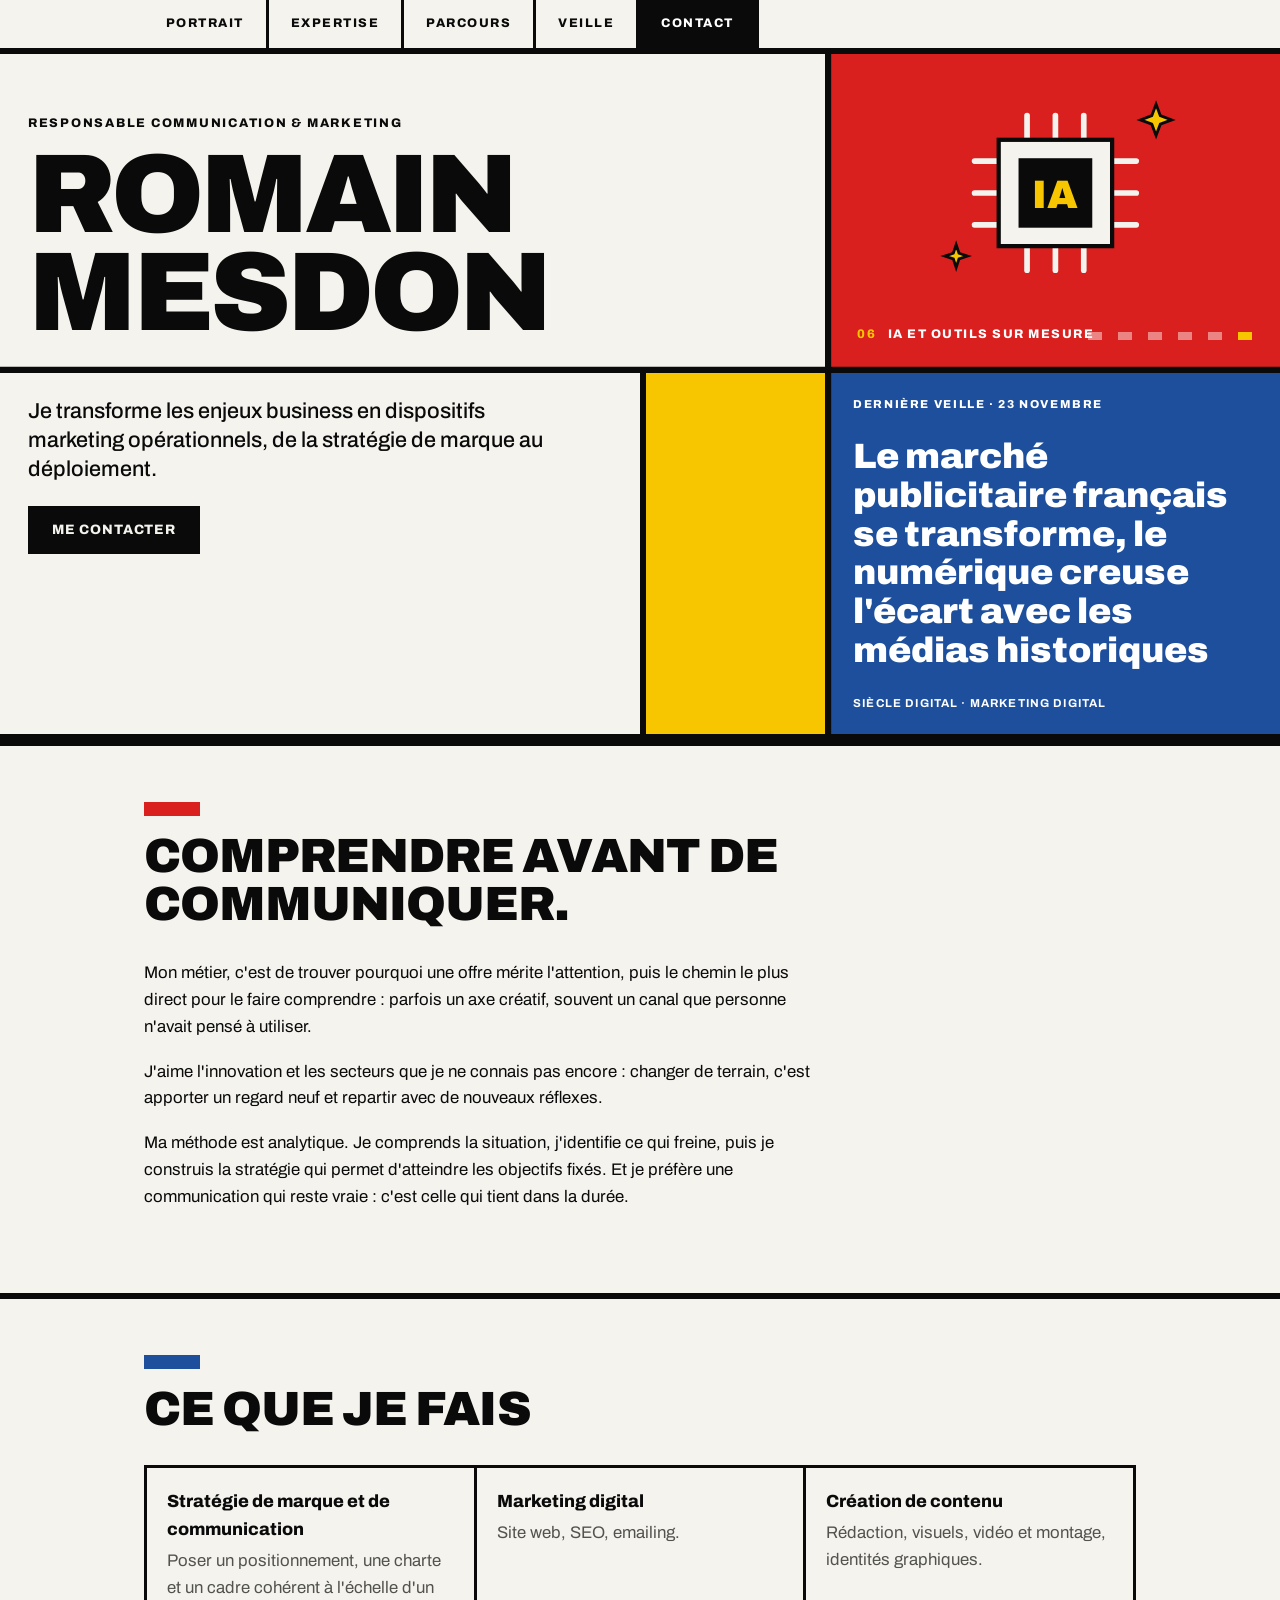
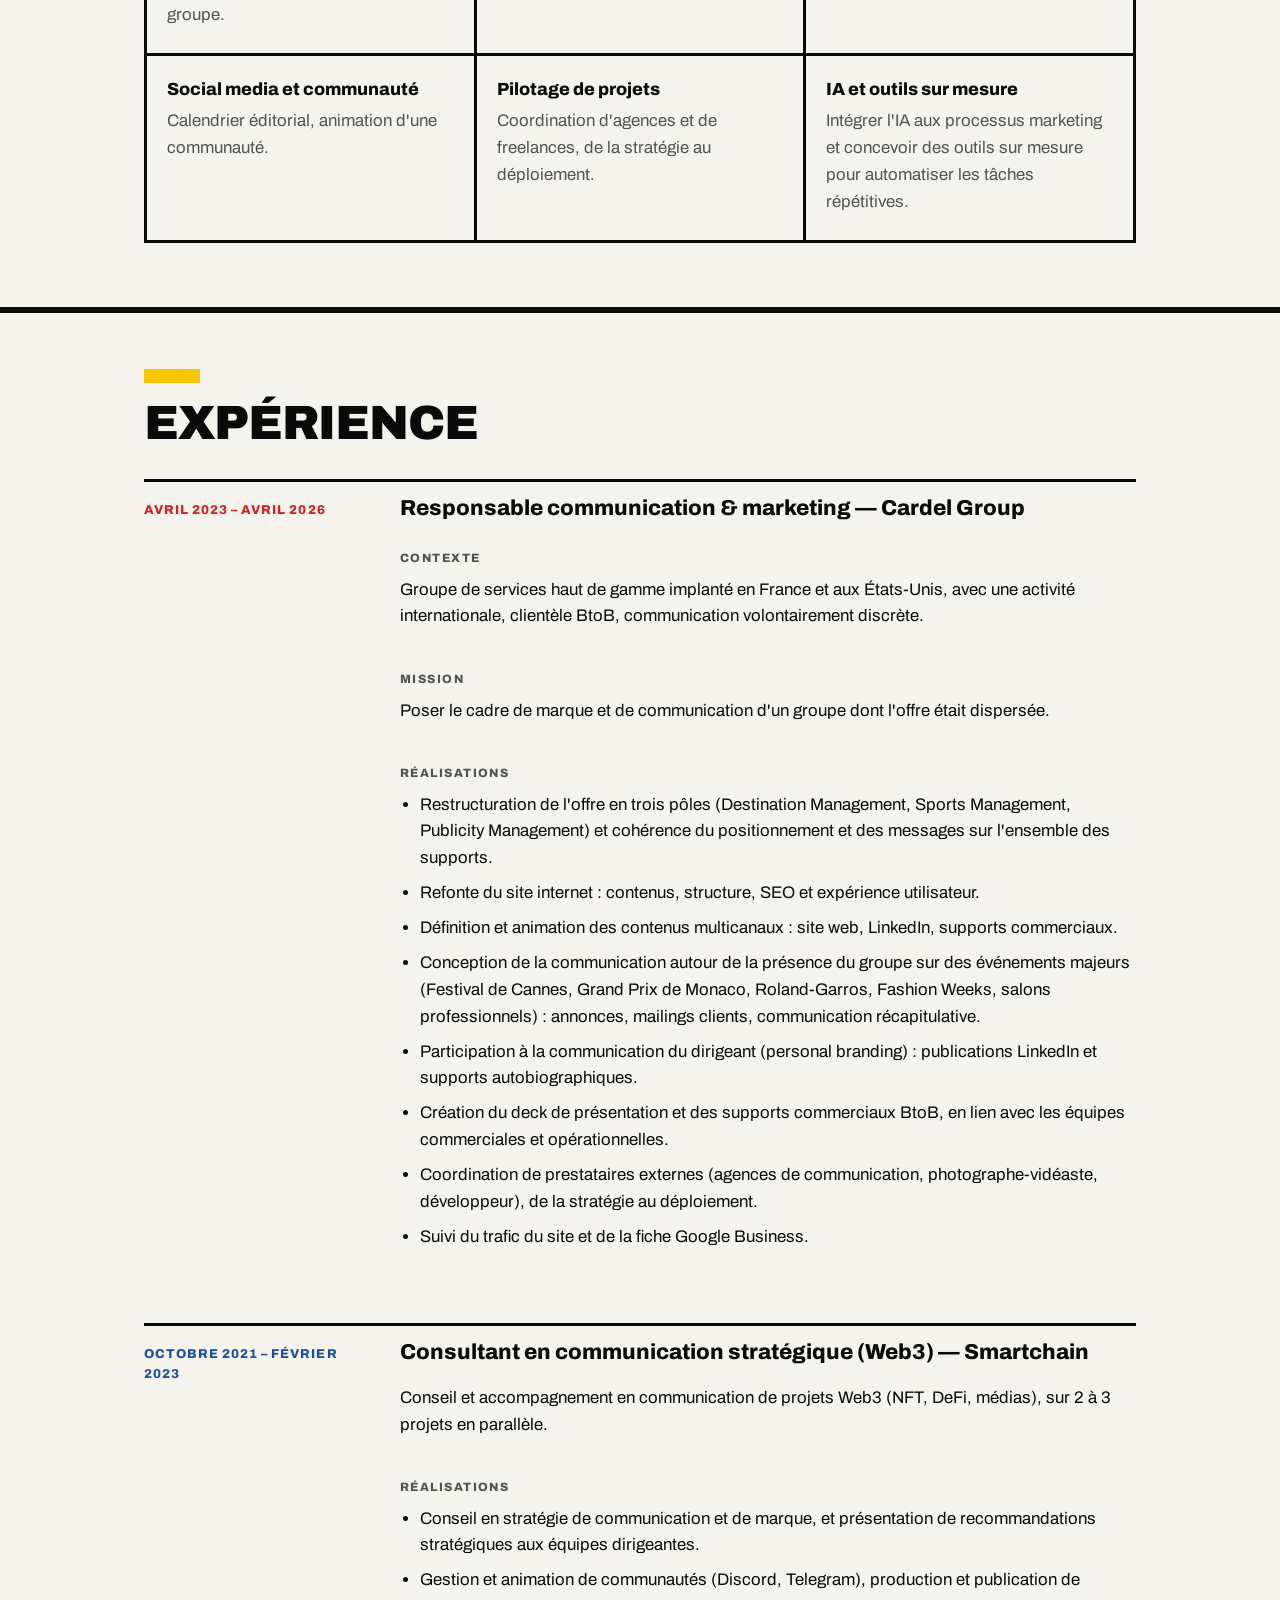
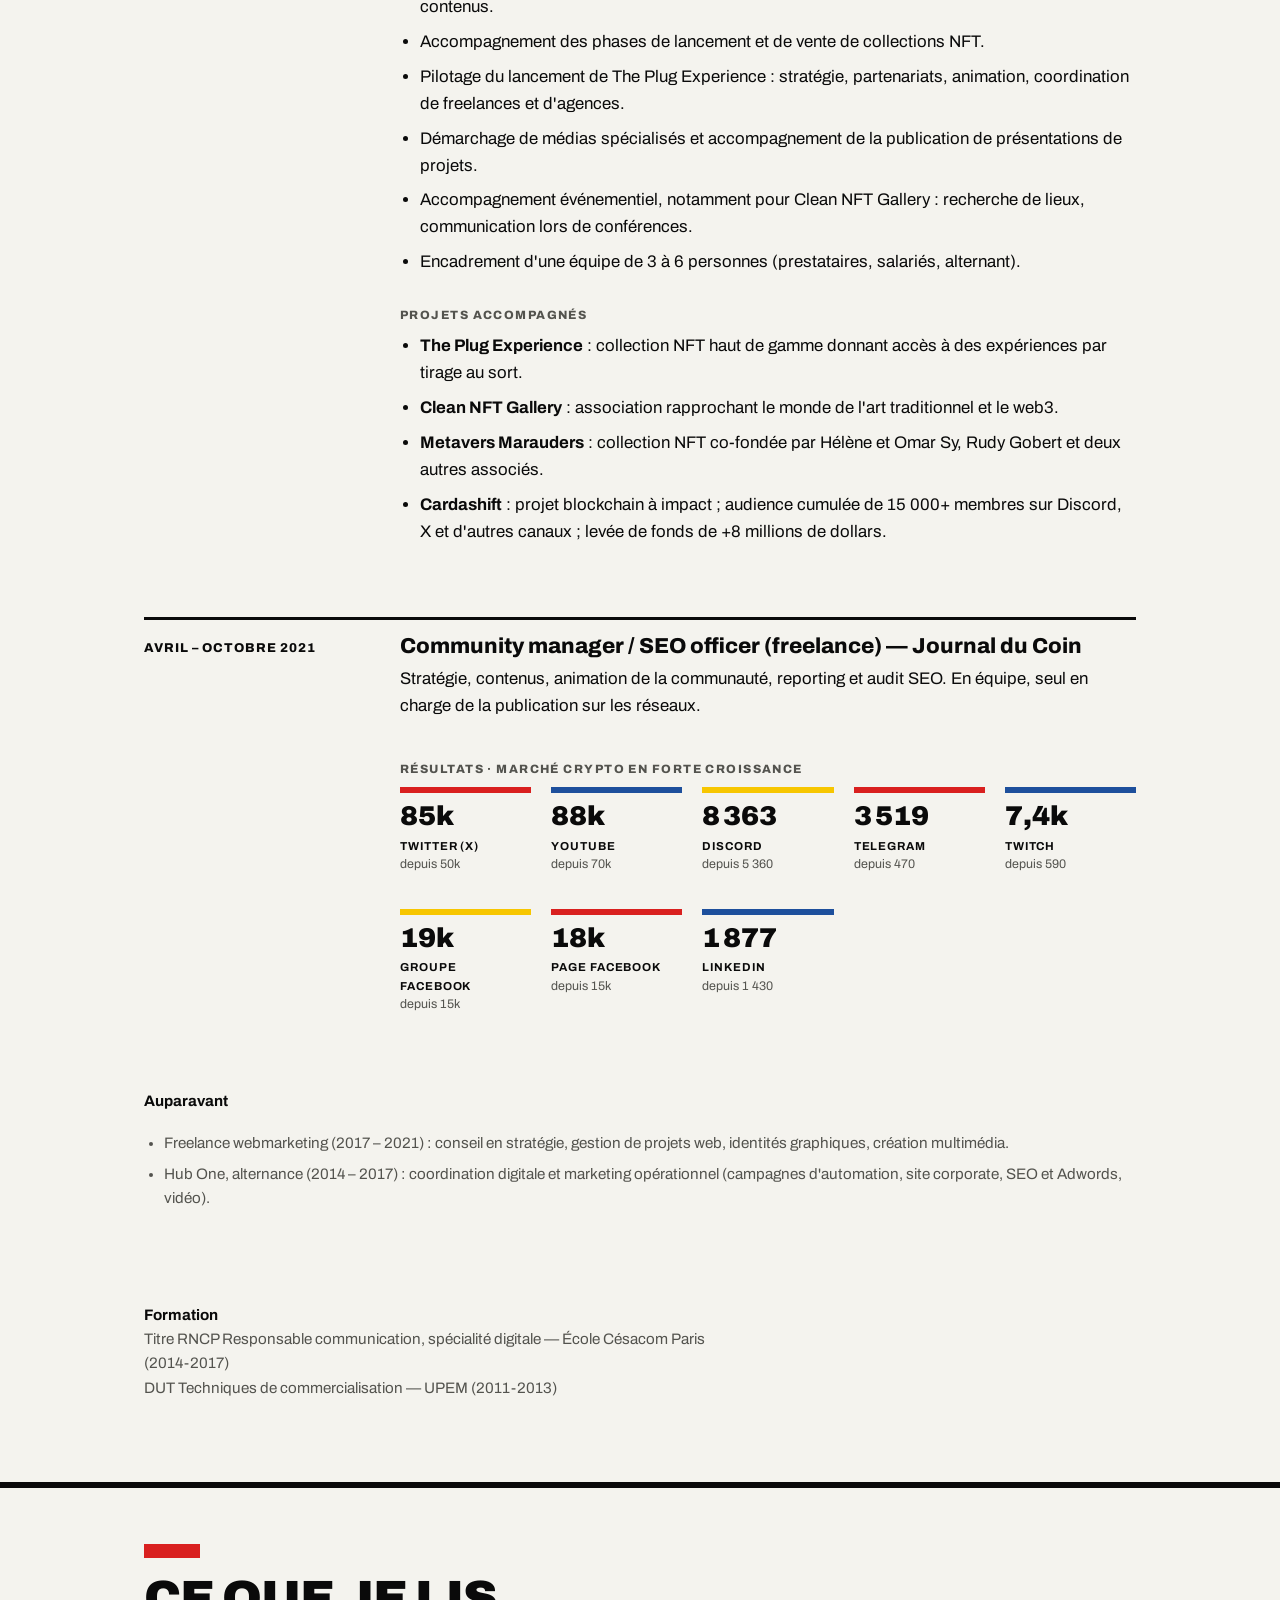
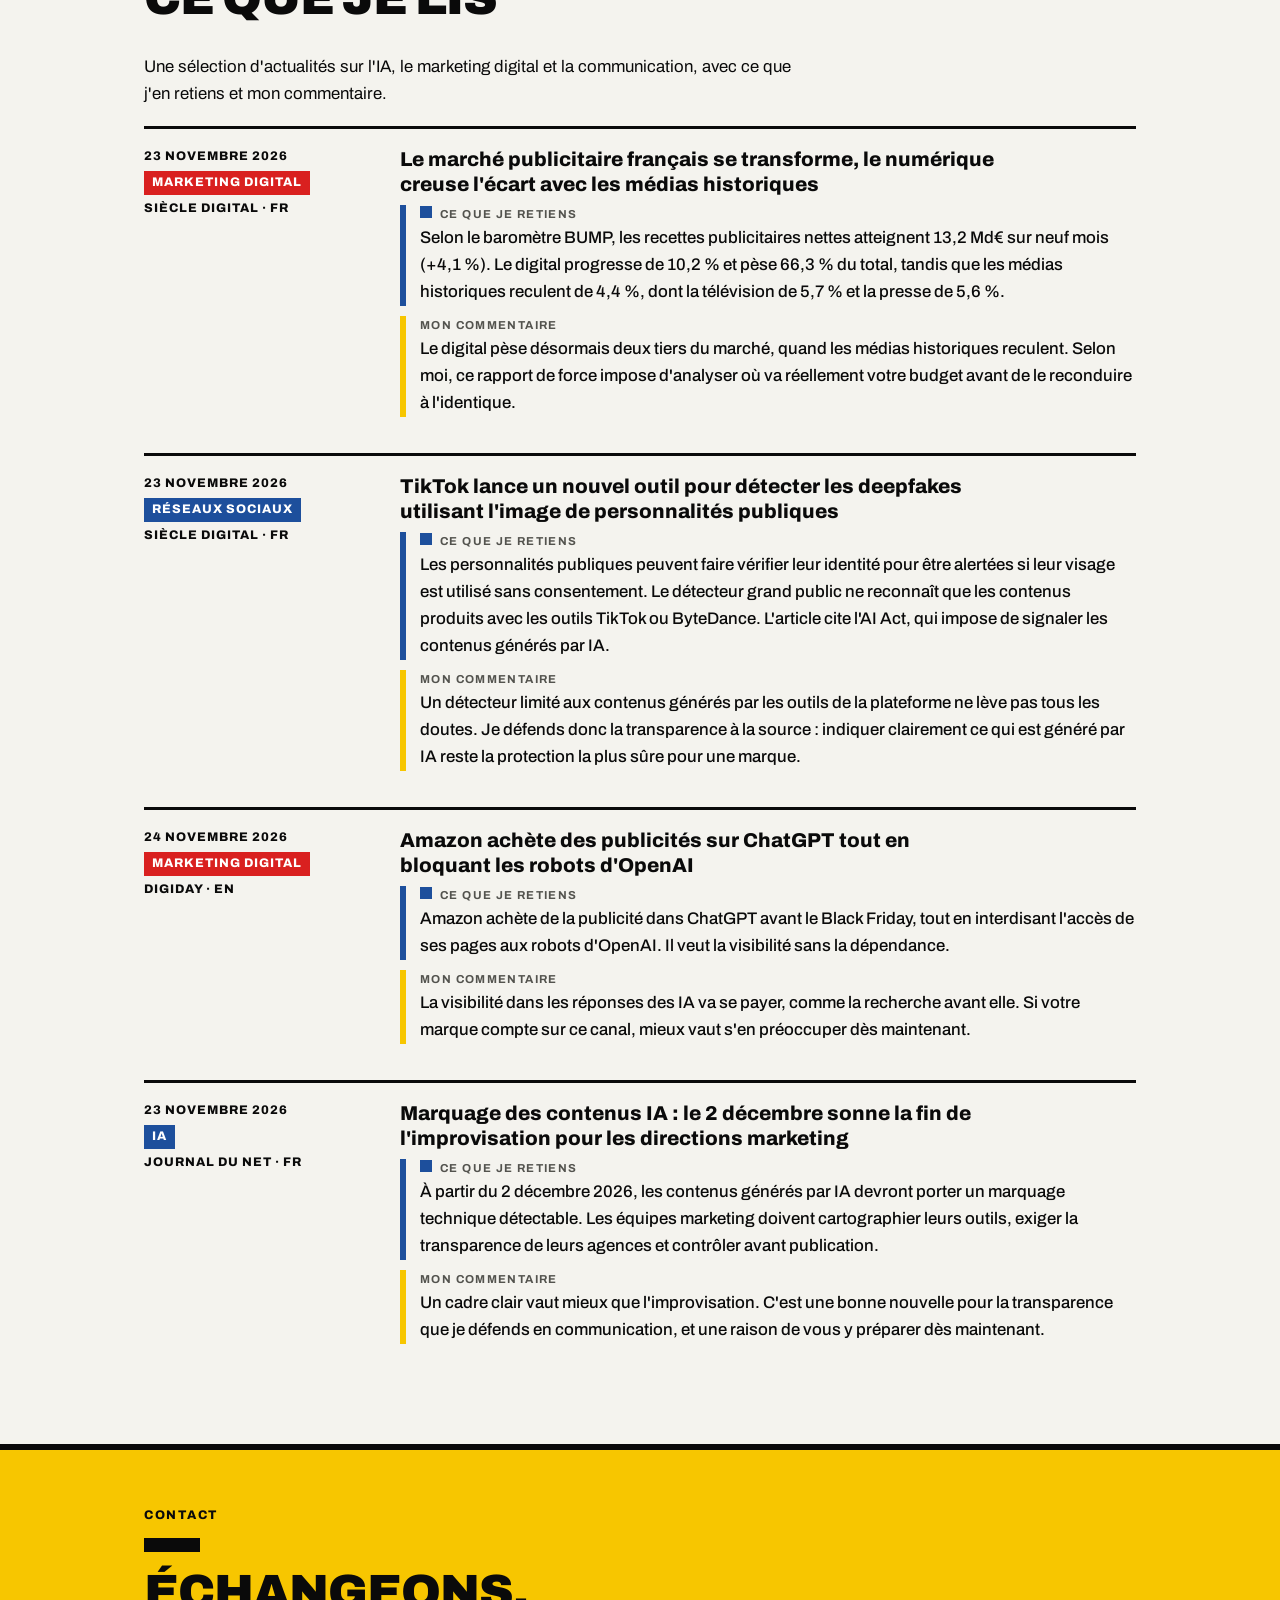
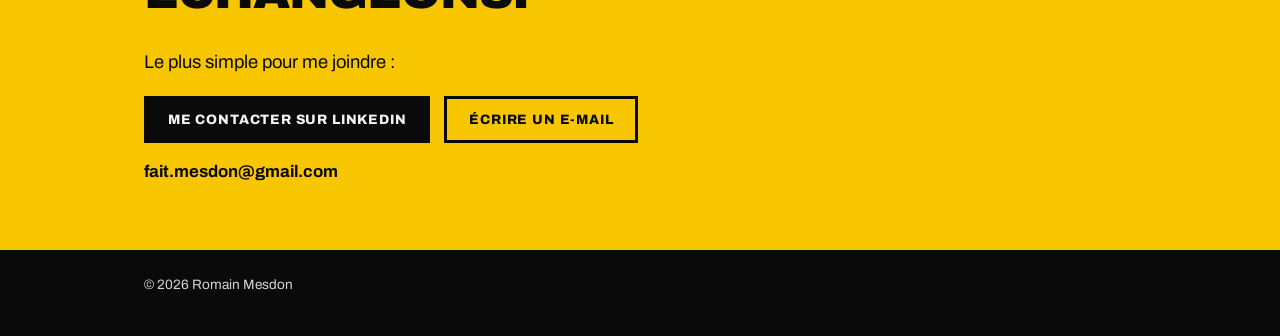
<file: index.html>
<!doctype html>
<html lang="fr">
<head>
<meta charset="utf-8">
<meta name="viewport" content="width=device-width, initial-scale=1">
<!-- noindex : les moteurs de recherche n'indexent pas la page. À retirer à la mise en ligne définitive. -->
<meta name="robots" content="noindex">
<meta name="description" content="Romain Mesdon, responsable communication et marketing : stratégie de marque, marketing digital, pilotage de projets.">
<title>Romain Mesdon — Responsable communication &amp; marketing</title>
<link rel="preconnect" href="https://fonts.googleapis.com">
<link rel="preconnect" href="https://fonts.gstatic.com" crossorigin>
<link rel="stylesheet" href="https://fonts.googleapis.com/css2?family=Archivo:wght@400;500;700;800;900&display=swap">
<link rel="stylesheet" href="mondrian.css?v=20261125c">
<script>document.documentElement.classList.add("js");</script>
</head>
<body>
<div class="progress" aria-hidden="true"></div>

<header class="top">
  <div class="wrap">
    <nav aria-label="Navigation principale">
      <a href="#portrait">Portrait</a>
      <a href="#expertise">Expertise</a>
      <a href="#parcours">Parcours</a>
      <a href="#veille">Veille</a>
      <a href="#contact">Contact</a>
    </nav>
  </div>
</header>

<main>

  <section class="hero" style="border-top:0">
    <div class="mond" id="mond">
      <div class="cell c-name" style="--i:0">
        <p class="kicker">Responsable communication &amp; marketing</p>
        <h1>Romain<br>Mesdon</h1>
      </div>
      <div class="cell c-red" style="--i:1" id="reel" role="group" aria-roledescription="carrousel" aria-label="Compétences en images">
        <div class="slides">
          <figure class="slide is-active" aria-label="Stratégie de marque">
            <svg width="400" height="320" viewBox="0 0 400 320" role="img" aria-hidden="true" focusable="false"><circle cx="200" cy="165" r="118" class="p k6"/><circle cx="200" cy="165" r="82" class="b k6"/><circle cx="200" cy="165" r="46" class="y k6"/><circle cx="200" cy="165" r="12" class="k"/><line x1="338" y1="34" x2="208" y2="157" class="ln"/><line x1="338" y1="34" x2="322" y2="30" class="ln"/><line x1="338" y1="34" x2="342" y2="50" class="ln"/><line x1="326" y1="46" x2="310" y2="42" class="ln"/><line x1="326" y1="46" x2="330" y2="62" class="ln"/></svg>
            <figcaption><span class="num">01</span> Stratégie de marque</figcaption>
          </figure>
          <figure class="slide" aria-label="Marketing digital">
            <svg width="400" height="320" viewBox="0 0 400 320" role="img" aria-hidden="true" focusable="false"><rect x="36" y="40" width="328" height="236" class="p k6"/><rect x="36" y="40" width="328" height="38" class="k"/><circle cx="58" cy="59" r="6" class="r"/><circle cx="78" cy="59" r="6" class="y"/><circle cx="98" cy="59" r="6" class="p"/><rect x="62" y="96" width="190" height="22" class="p k4"/><rect x="66" y="212" width="46" height="46" class="b k4"/><rect x="126" y="182" width="46" height="76" class="y k4"/><rect x="186" y="150" width="46" height="108" class="k"/><circle cx="296" cy="188" r="36" class="y k6"/><line x1="322" y1="214" x2="348" y2="244" class="ln"/><polyline points="66,196 126,166 186,134 252,112" fill="none" class="rl"/></svg>
            <figcaption><span class="num">02</span> Marketing digital</figcaption>
          </figure>
          <figure class="slide" aria-label="Création de contenu">
            <svg width="400" height="320" viewBox="0 0 400 320" role="img" aria-hidden="true" focusable="false"><rect x="44" y="40" width="236" height="170" class="p k6"/><circle cx="108" cy="92" r="20" class="y k4"/><polygon points="56,200 140,116 224,200" class="b k4"/><polygon points="156,200 214,150 268,200" class="k"/><circle cx="292" cy="236" r="52" class="y k6"/><polygon points="278,208 278,264 326,236" class="k"/><rect x="44" y="232" width="150" height="14" class="p k4"/><rect x="44" y="256" width="100" height="14" class="p k4"/></svg>
            <figcaption><span class="num">03</span> Création de contenu</figcaption>
          </figure>
          <figure class="slide" aria-label="Social media">
            <svg width="400" height="320" viewBox="0 0 400 320" role="img" aria-hidden="true" focusable="false"><rect x="36" y="40" width="210" height="104" class="p k6"/><polygon points="66,144 66,176 100,144" class="p k6"/><rect x="62" y="64" width="140" height="10" class="k"/><rect x="62" y="88" width="110" height="10" class="k"/><rect x="62" y="112" width="70" height="10" class="k"/><rect x="154" y="160" width="210" height="104" class="y k6"/><polygon points="334,264 334,294 300,264" class="y k6"/><path d="M259 238 C219 208 229 178 249 185 C256 188 259 194 259 194 C259 194 262 188 269 185 C289 178 299 208 259 238 Z" class="r k4"/><circle cx="246" cy="40" r="22" class="b k4"/><text x="246" y="48" text-anchor="middle" class="t">+1</text></svg>
            <figcaption><span class="num">04</span> Social media</figcaption>
          </figure>
          <figure class="slide" aria-label="Pilotage de projets">
            <svg width="400" height="320" viewBox="0 0 400 320" role="img" aria-hidden="true" focusable="false"><line x1="36" y1="270" x2="364" y2="270" class="ln"/><rect x="40" y="70" width="130" height="34" class="b k4"/><rect x="110" y="118" width="150" height="34" class="y k4"/><rect x="170" y="166" width="120" height="34" class="p k4"/><rect x="250" y="214" width="110" height="34" class="k"/><line x1="312" y1="52" x2="312" y2="270" class="ln dash"/><polygon points="312,32 332,52 312,72 292,52" class="y k4"/></svg>
            <figcaption><span class="num">05</span> Pilotage de projets</figcaption>
          </figure>
          <figure class="slide" aria-label="IA et outils sur mesure">
            <svg width="400" height="320" viewBox="0 0 400 320" role="img" aria-hidden="true" focusable="false"><g class="ln"><line x1="86" y1="120" x2="122" y2="120"/><line x1="86" y1="165" x2="122" y2="165"/><line x1="86" y1="210" x2="122" y2="210"/><line x1="278" y1="120" x2="314" y2="120"/><line x1="278" y1="165" x2="314" y2="165"/><line x1="278" y1="210" x2="314" y2="210"/><line x1="160" y1="56" x2="160" y2="92"/><line x1="200" y1="56" x2="200" y2="92"/><line x1="240" y1="56" x2="240" y2="92"/><line x1="160" y1="238" x2="160" y2="274"/><line x1="200" y1="238" x2="200" y2="274"/><line x1="240" y1="238" x2="240" y2="274"/></g><rect x="120" y="90" width="160" height="150" class="p k6"/><rect x="148" y="116" width="104" height="98" class="k"/><text x="200" y="186" text-anchor="middle" class="t big">IA</text><path d="M342 40 L348 56 L364 62 L348 68 L342 84 L336 68 L320 62 L336 56 Z" class="y k4"/><path d="M60 238 L64 250 L76 254 L64 258 L60 270 L56 258 L44 254 L56 250 Z" class="y k4"/></svg>
            <figcaption><span class="num">06</span> IA et outils sur mesure</figcaption>
          </figure>
        </div>
        <div class="dots"><button type="button" aria-label="Stratégie de marque" aria-current="true"></button><button type="button" aria-label="Marketing digital" aria-current="false"></button><button type="button" aria-label="Création de contenu" aria-current="false"></button><button type="button" aria-label="Social media" aria-current="false"></button><button type="button" aria-label="Pilotage de projets" aria-current="false"></button><button type="button" aria-label="IA et outils sur mesure" aria-current="false"></button></div>
      </div>
      <div class="cell c-lead" style="--i:2">
        <p class="lead">Je transforme les enjeux business en dispositifs marketing opérationnels, de la stratégie de marque au déploiement.</p>
        <a class="cta" href="#contact">Me contacter</a>
      </div>
      <div class="cell c-yellow" style="--i:3" aria-hidden="true"></div>
      <a class="cell c-blue" style="--i:4" href="#veille" id="latest">
        <span class="kicker-s">Ma veille</span>
        <b>IA, marketing, communication</b>
        <span class="latest-meta">Actualités sélectionnées et commentées</span>
      </a>
    </div>
  </section>

  <section id="portrait">
    <div class="wrap">
      <p class="kicker">Portrait</p>
      <h2>Comprendre avant de communiquer.</h2>
      <p>Mon métier, c'est de trouver pourquoi une offre mérite l'attention, puis le chemin le plus direct pour le faire comprendre : parfois un axe créatif, souvent un canal que personne n'avait pensé à utiliser.</p>
      <p>J'aime l'innovation et les secteurs que je ne connais pas encore : changer de terrain, c'est apporter un regard neuf et repartir avec de nouveaux réflexes.</p>
      <p>Ma méthode est analytique. Je comprends la situation, j'identifie ce qui freine, puis je construis la stratégie qui permet d'atteindre les objectifs fixés. Et je préfère une communication qui reste vraie : c'est celle qui tient dans la durée.</p>
    </div>
  </section>

  <section id="expertise">
    <div class="wrap">
      <p class="kicker">Expertise</p>
      <h2>Ce que je fais</h2>
      <ul class="expertise">
        <li>
          <strong>Stratégie de marque et de communication</strong>
          <span>Poser un positionnement, une charte et un cadre cohérent à l'échelle d'un groupe.</span>
        </li>
        <li>
          <strong>Marketing digital</strong>
          <span>Site web, SEO, emailing.</span>
        </li>
        <li>
          <strong>Création de contenu</strong>
          <span>Rédaction, visuels, vidéo et montage, identités graphiques.</span>
        </li>
        <li>
          <strong>Social media et communauté</strong>
          <span>Calendrier éditorial, animation d'une communauté.</span>
        </li>
        <li>
          <strong>Pilotage de projets</strong>
          <span>Coordination d'agences et de freelances, de la stratégie au déploiement.</span>
        </li>
        <li>
          <strong>IA et outils sur mesure</strong>
          <span>Intégrer l'IA aux processus marketing et concevoir des outils sur mesure pour automatiser les tâches répétitives.</span>
        </li>
      </ul>
    </div>
  </section>

  <section id="parcours">
    <div class="wrap">
      <p class="kicker">Parcours</p>
      <h2>Expérience</h2>

      <article class="job">
        <h3>Responsable communication &amp; marketing — Cardel Group</h3>
        <p class="meta">Avril 2023 – avril 2026</p>

        <h4>Contexte</h4>
        <p>Groupe de services haut de gamme implanté en France et aux États-Unis, avec une activité internationale, clientèle BtoB, communication volontairement discrète.</p>

        <h4>Mission</h4>
        <p>Poser le cadre de marque et de communication d'un groupe dont l'offre était dispersée.</p>

        <h4>Réalisations</h4>
        <ul>
          <li>Restructuration de l'offre en trois pôles (Destination Management, Sports Management, Publicity Management) et cohérence du positionnement et des messages sur l'ensemble des supports.</li>
          <li>Refonte du site internet : contenus, structure, SEO et expérience utilisateur.</li>
          <li>Définition et animation des contenus multicanaux : site web, LinkedIn, supports commerciaux.</li>
          <li>Conception de la communication autour de la présence du groupe sur des événements majeurs (Festival de Cannes, Grand Prix de Monaco, Roland-Garros, Fashion Weeks, salons professionnels) : annonces, mailings clients, communication récapitulative.</li>
          <li>Participation à la communication du dirigeant (personal branding) : publications LinkedIn et supports autobiographiques.</li>
          <li>Création du deck de présentation et des supports commerciaux BtoB, en lien avec les équipes commerciales et opérationnelles.</li>
          <li>Coordination de prestataires externes (agences de communication, photographe-vidéaste, développeur), de la stratégie au déploiement.</li>
          <li>Suivi du trafic du site et de la fiche Google Business.</li>
        </ul>
      </article>

      <article class="job">
        <h3>Consultant en communication stratégique (Web3) — Smartchain</h3>
        <p class="meta">Octobre 2021 – février 2023</p>

        <p>Conseil et accompagnement en communication de projets Web3 (NFT, DeFi, médias), sur 2 à 3 projets en parallèle.</p>

        <h4>Réalisations</h4>
        <ul>
          <li>Conseil en stratégie de communication et de marque, et présentation de recommandations stratégiques aux équipes dirigeantes.</li>
          <li>Gestion et animation de communautés (Discord, Telegram), production et publication de contenus.</li>
          <li>Accompagnement des phases de lancement et de vente de collections NFT.</li>
          <li>Pilotage du lancement de The Plug Experience : stratégie, partenariats, animation, coordination de freelances et d'agences.</li>
          <li>Démarchage de médias spécialisés et accompagnement de la publication de présentations de projets.</li>
          <li>Accompagnement événementiel, notamment pour Clean NFT Gallery : recherche de lieux, communication lors de conférences.</li>
          <li>Encadrement d'une équipe de 3 à 6 personnes (prestataires, salariés, alternant).</li>
        </ul>

        <h4>Projets accompagnés</h4>
        <ul>
          <li><strong>The Plug Experience</strong> : collection NFT haut de gamme donnant accès à des expériences par tirage au sort.</li>
          <li><strong>Clean NFT Gallery</strong> : association rapprochant le monde de l'art traditionnel et le web3.</li>
          <li><strong>Metavers Marauders</strong> : collection NFT co-fondée par Hélène et Omar Sy, Rudy Gobert et deux autres associés.</li>
          <li><strong>Cardashift</strong> : projet blockchain à impact ; audience cumulée de 15 000+ membres sur Discord, X et d'autres canaux ; levée de fonds de +8 millions de dollars.</li>
        </ul>
      </article>

      <article class="job">
        <h3>Community manager / SEO officer (freelance) — Journal du Coin</h3>
        <p class="meta">Avril – octobre 2021</p>

        <p>Stratégie, contenus, animation de la communauté, reporting et audit SEO. En équipe, seul en charge de la publication sur les réseaux.</p>

        <h4>Résultats · marché crypto en forte croissance</h4>
        <!-- Chiffres animés (script en bas de page). Pour ajouter un logo avant un libellé :
             <img class="ico" src="icons/nom.svg" alt="" width="20" height="20"> -->
        <ul class="metrics" id="metrics">
          <li data-from="50000" data-to="90000" data-fmt="k0">
            <span class="n" aria-hidden="true">90k</span>
            <span class="l">Twitter (X)</span>
            <span class="from">depuis 50k</span>
            <span class="sr">Twitter (X), abonnés : de 50k à 90k</span>
          </li>
          <li data-from="70000" data-to="91000" data-fmt="k0">
            <span class="n" aria-hidden="true">91k</span>
            <span class="l">YouTube</span>
            <span class="from">depuis 70k</span>
            <span class="sr">YouTube, abonnés : de 70k à 91k</span>
          </li>
          <li data-from="5360" data-to="9200" data-fmt="int">
            <span class="n" aria-hidden="true">9 200</span>
            <span class="l">Discord</span>
            <span class="from">depuis 5 360</span>
            <span class="sr">Discord, membres : de 5 360 à 9 200</span>
          </li>
          <li data-from="470" data-to="4660" data-fmt="int">
            <span class="n" aria-hidden="true">4 660</span>
            <span class="l">Telegram</span>
            <span class="from">depuis 470</span>
            <span class="sr">Telegram, membres : de 470 à 4 660</span>
          </li>
          <li data-from="590" data-to="10800" data-fmt="k1">
            <span class="n" aria-hidden="true">10,8k</span>
            <span class="l">Twitch</span>
            <span class="from">depuis 590</span>
            <span class="sr">Twitch, abonnés : de 590 à 10,8k</span>
          </li>
          <li data-from="15000" data-to="22000" data-fmt="k0">
            <span class="n" aria-hidden="true">22k</span>
            <span class="l">Groupe Facebook</span>
            <span class="from">depuis 15k</span>
            <span class="sr">Groupe Facebook, membres : de 15k à 22k</span>
          </li>
          <li data-from="15000" data-to="21000" data-fmt="k0">
            <span class="n" aria-hidden="true">21k</span>
            <span class="l">Page Facebook</span>
            <span class="from">depuis 15k</span>
            <span class="sr">Page Facebook, abonnés : de 15k à 21k</span>
          </li>
          <li data-from="1430" data-to="2600" data-fmt="int">
            <span class="n" aria-hidden="true">2 600</span>
            <span class="l">LinkedIn</span>
            <span class="from">depuis 1 430</span>
            <span class="sr">LinkedIn, abonnés : de 1 430 à 2 600</span>
          </li>
        </ul>
      </article>

      <div class="earlier">
        <p><strong>Auparavant</strong></p>
        <ul>
          <li>Freelance webmarketing (2017 – 2021) : conseil en stratégie, gestion de projets web, identités graphiques, création multimédia.</li>
          <li>Hub One, alternance (2014 – 2017) : coordination digitale et marketing opérationnel (campagnes d'automation, site corporate, SEO et Adwords, vidéo).</li>
        </ul>
      </div>

      <p class="more">Parcours complet sur <a href="https://www.linkedin.com/in/romain-mesdon-%F0%9F%8E%88-2373228b/">LinkedIn</a>.</p>

      <div class="formation">
        <p><strong>Formation</strong><br>
        Titre RNCP Responsable communication, spécialité digitale — École Césacom Paris (2014-2017)<br>
        DUT Techniques de commercialisation — UPEM (2011-2013)</p>
      </div>
    </div>
  </section>

  <section id="veille">
    <div class="wrap">
      <p class="kicker">Veille</p>
      <h2>Ce que je lis</h2>
      <p class="veille-intro">Une sélection d'actualités sur l'IA, le marketing digital et la communication, avec ce que j'en retiens et mon commentaire.</p>
      <div id="veille-list" class="veille-list" aria-live="polite"></div>
    </div>
  </section>

  <section id="contact">
    <div class="wrap">
      <p class="kicker">Contact</p>
      <h2>Échangeons.</h2>
      <p class="contact-text">Le plus simple pour me joindre :</p>
      <div class="cta-row">
        <a class="cta" href="https://www.linkedin.com/in/romain-mesdon-%F0%9F%8E%88-2373228b/">Me contacter sur LinkedIn</a>
        <!-- L'adresse e-mail est assemblée par mondrian.js (contactMail) pour limiter la collecte par les robots. -->
        <a class="cta cta-alt" id="mail-cta" href="#contact" hidden>Écrire un e-mail</a>
      </div>
      <p class="mail-text" id="mail-text" hidden></p>
      <noscript><p class="mail-text">Pour afficher l'adresse e-mail, activez JavaScript, ou contactez-moi sur LinkedIn.</p></noscript>
    </div>
  </section>

</main>

<footer>
  <div class="wrap">© 2026 Romain Mesdon</div>
</footer>

<script src="veille.js?v=20261125c" defer></script>
<script src="mondrian.js?v=20261125c" defer></script>
</body>
</html>
</file>
<file: mondrian.css>
/* Direction « Mondrian » : grille orthogonale, filets noirs épais, aplats rouge / bleu / jaune.
   Inspiration de la palette et du vocabulaire graphique, sans reproduction d'une composition existante.
   Les animations sont dans mondrian.js ; ici, tout ce qui est animé est enveloppé dans
   @media (prefers-reduced-motion: no-preference) pour respecter les visiteurs qui réduisent les animations. */

:root {
  --bg: #f4f3ee;
  --ink: #0a0a0a;
  --muted: #53534e;
  --red: #d9201f;
  --blue: #1d4f9c;
  --yellow: #f7c600;
  --rule: 6px;                 /* épaisseur des gros filets */
  --max: 1040px;
  --font: "Archivo", system-ui, -apple-system, "Segoe UI", Arial, sans-serif;
}

* { box-sizing: border-box; }
html { scroll-behavior: smooth; color-scheme: light; }
body { margin: 0; background: var(--bg); color: var(--ink); font-family: var(--font); font-size: 1.05rem; line-height: 1.6; }
.wrap { max-width: var(--max); margin: 0 auto; padding: 0 24px; }
a { color: var(--blue); }
a:focus-visible { outline: 3px solid var(--red); outline-offset: 3px; }
@media (prefers-reduced-motion: reduce) { html { scroll-behavior: auto; } }

/* Barre de progression de lecture (pilotée par JS) */
.progress { position: fixed; top: 0; left: 0; width: 100%; height: 5px; background: var(--red); transform: scaleX(0); transform-origin: left; z-index: 100; pointer-events: none; }

/* Navigation : chaque lien est une cellule de la grille ; la section active se remplit de couleur */
.top { position: sticky; top: 0; z-index: 50; background: var(--bg); border-bottom: var(--rule) solid var(--ink); }
.top nav { display: flex; flex-wrap: wrap; }
.top nav a {
  padding: 14px 22px; border-right: 3px solid var(--ink);
  color: var(--ink); text-decoration: none;
  font-size: .78rem; font-weight: 800; letter-spacing: .12em; text-transform: uppercase;
  transition: background .2s, color .2s;
}
.top nav a:nth-child(1):hover, .top nav a:nth-child(1)[aria-current="true"] { background: var(--red); color: #fff; }
.top nav a:nth-child(2):hover, .top nav a:nth-child(2)[aria-current="true"] { background: var(--blue); color: #fff; }
.top nav a:nth-child(3):hover, .top nav a:nth-child(3)[aria-current="true"] { background: var(--yellow); }
.top nav a:nth-child(4):hover, .top nav a:nth-child(4)[aria-current="true"] { background: var(--red); color: #fff; }
.top nav a:nth-child(5):hover, .top nav a:nth-child(5)[aria-current="true"] { background: var(--ink); color: #fff; }

/* Accueil : composition de cellules. Le fond noir et l'espace entre cellules forment les filets. */
.hero { padding: 0; border-bottom: var(--rule) solid var(--ink); }
.mond {
  --dx: 0;                                   /* -1 à 1, piloté par la souris */
  display: grid; gap: var(--rule); background: var(--ink);
  grid-template-columns: calc(50% + var(--dx) * 6%) calc(14% - var(--dx) * 3%) 1fr;
  grid-template-rows: minmax(300px, 1fr) auto;
  grid-template-areas: "name name red" "lead yellow blue";
  min-height: min(82vh, 680px);
}
.cell { min-width: 0; }
.c-name { grid-area: name; background: var(--bg); padding: 28px 28px 24px; display: flex; flex-direction: column; justify-content: flex-end; }
.c-red { grid-area: red; background: var(--red); color: #fff; position: relative; overflow: hidden; }

/* Carrousel d'illustrations (cellule rouge) : une scène visible à la fois, voir mondrian.js (skillsReel) */
.slides { position: absolute; inset: 0; }
.slide { position: absolute; inset: 0; margin: 0; padding: 22px 26px 64px; display: flex; flex-direction: column; justify-content: center; align-items: center; gap: 14px; opacity: 0; visibility: hidden; transition: opacity .6s ease, visibility .6s; }
.slide.is-active { opacity: 1; visibility: visible; }
html:not(.js) .slide:first-child { opacity: 1; visibility: visible; }
.slide svg { flex: 1 1 auto; min-height: 0; width: 100%; max-width: 440px; }
.slide figcaption { align-self: flex-start; font-size: .78rem; font-weight: 800; letter-spacing: .12em; text-transform: uppercase; position: absolute; left: 26px; bottom: 22px; }
.slide .num { color: var(--yellow); margin-right: 8px; }
.slide .p { fill: var(--bg); } .slide .k { fill: var(--ink); } .slide .b { fill: var(--blue); } .slide .y { fill: var(--yellow); } .slide .r { fill: var(--red); }
.slide .k6 { stroke: var(--ink); stroke-width: 6; } .slide .k4 { stroke: var(--ink); stroke-width: 4; }
.slide .ln { stroke: var(--ink); stroke-width: 8; stroke-linecap: round; fill: none; }
.slide g.ln { stroke: var(--bg); }
.slide .rl { stroke: var(--red); stroke-width: 7; stroke-linecap: round; stroke-linejoin: round; }
.slide .dash { stroke: var(--bg); stroke-width: 4; stroke-dasharray: 10 8; }
.slide .t { font-family: var(--font); font-weight: 900; font-size: 18px; fill: #fff; } .slide .t.big { font-size: 56px; fill: var(--yellow); }
.dots { position: absolute; right: 22px; bottom: 18px; display: flex; gap: 4px; z-index: 2; }
.dots button { width: 26px; height: 26px; padding: 0; background: none; border: 0; cursor: pointer; position: relative; }
.dots button::before { content: ""; position: absolute; left: 6px; top: 9px; width: 14px; height: 8px; background: rgba(255, 255, 255, .45); }
.dots button[aria-current="true"]::before { background: var(--yellow); }
.dots button:focus-visible { outline: 3px solid var(--yellow); outline-offset: 0; }
.c-lead { grid-area: lead; background: var(--bg); padding: 24px 28px 28px; }
.c-yellow { grid-area: yellow; background: var(--yellow); }
.c-blue {
  grid-area: blue; background: var(--blue); color: #fff; text-decoration: none;
  padding: 22px; display: flex; flex-direction: column; justify-content: space-between; gap: 24px; min-height: 180px;
  transition: background .25s;
}
.c-blue:hover { background: var(--ink); }
.c-blue b { font-size: clamp(1.5rem, 2.8vw, 2.2rem); font-weight: 900; line-height: 1.1; }
.c-blue .kicker-s { font-size: .72rem; font-weight: 800; letter-spacing: .14em; text-transform: uppercase; }
.c-blue span { font-size: .72rem; font-weight: 700; letter-spacing: .1em; text-transform: uppercase; }

.kicker { font-size: .78rem; font-weight: 800; letter-spacing: .14em; text-transform: uppercase; margin: 0 0 12px; }
h1 { font-size: clamp(2.8rem, 9vw, 7rem); font-weight: 900; line-height: .88; letter-spacing: -.035em; text-transform: uppercase; margin: 0; }
.lead { font-size: clamp(1.1rem, 1.8vw, 1.35rem); font-weight: 500; line-height: 1.35; margin: 0 0 22px; max-width: 24em; }

.cta {
  display: inline-block; padding: 13px 24px; background: var(--ink); color: var(--bg);
  text-decoration: none; font-weight: 800; letter-spacing: .06em; text-transform: uppercase; font-size: .85rem;
  transition: background .2s, color .2s;
}
.cta:hover { background: var(--red); color: #fff; }

/* Sections */
section { padding: 56px 0 64px; border-top: var(--rule) solid var(--ink); scroll-margin-top: 56px; }
.hero { scroll-margin-top: 56px; }
section p { margin: 0 0 18px; max-width: 40em; }
h2 { font-size: clamp(1.8rem, 5vw, 3rem); font-weight: 900; line-height: 1; letter-spacing: -.02em; text-transform: uppercase; margin: 0 0 32px; max-width: 16em; }
h2::before { content: ""; display: block; width: 56px; height: 14px; background: var(--c, var(--red)); margin-bottom: 16px; transform-origin: left; }
#portrait { --c: var(--red); }
#expertise { --c: var(--blue); }
#parcours { --c: var(--yellow); }
#veille { --c: var(--red); }
#contact { --c: var(--ink); }
#portrait .kicker, #expertise .kicker, #parcours .kicker, #veille .kicker { display: none; } /* le bloc de couleur remplace l'étiquette */

/* Expertise : chaque cellule se remplit d'une couleur au survol */
.expertise { list-style: none; padding: 0; margin: 0; display: grid; grid-template-columns: repeat(auto-fit, minmax(260px, 1fr)); gap: 0; border-top: 3px solid var(--ink); border-left: 3px solid var(--ink); }
.expertise li { border-right: 3px solid var(--ink); border-bottom: 3px solid var(--ink); padding: 20px 20px 24px; transition: background .25s, color .25s; }
.expertise strong { display: block; font-weight: 800; font-size: 1.1rem; margin-bottom: 4px; }
.expertise span { color: var(--muted); transition: color .25s; }
.expertise li:nth-child(3n+1):hover, .expertise li:nth-child(3n+1):focus-within { background: var(--red); color: #fff; }
.expertise li:nth-child(3n+2):hover, .expertise li:nth-child(3n+2):focus-within { background: var(--blue); color: #fff; }
.expertise li:nth-child(3n):hover, .expertise li:nth-child(3n):focus-within { background: var(--yellow); color: var(--ink); }
.expertise li:hover span, .expertise li:focus-within span { color: inherit; }

/* Parcours : dates à gauche, contenu à droite */
.job { margin-bottom: 64px; padding-top: 14px; border-top: 3px solid var(--ink); display: grid; grid-template-columns: 220px 1fr; gap: 0 36px; }
.job > * { grid-column: 2; min-width: 0; }
.job h3 { grid-row: 1; font-size: 1.35rem; font-weight: 800; line-height: 1.2; margin: 0 0 6px; }
.job .meta { grid-column: 1; grid-row: 1; font-weight: 800; font-size: .8rem; letter-spacing: .08em; text-transform: uppercase; margin: 4px 0 0; }
.job:nth-of-type(3n+1) .meta { color: var(--red); }
.job:nth-of-type(3n+2) .meta { color: var(--blue); }
.job:nth-of-type(3n) .meta { color: var(--ink); }
.job h4 { font-size: .75rem; font-weight: 800; letter-spacing: .12em; text-transform: uppercase; color: var(--muted); margin: 22px 0 8px; }
.job ul { margin: 0; padding-left: 20px; max-width: 46em; }
.job li { margin-bottom: 8px; }
.job p { max-width: 46em; }

/* Chiffres Journal du Coin : cellules colorées en alternance */
.metrics { list-style: none; margin: 12px 0 0; padding: 0 !important; max-width: none !important; display: grid; grid-template-columns: repeat(auto-fit, minmax(130px, 1fr)); gap: 24px 20px; }
.metrics li { position: relative; padding: 14px 10px 10px 0; margin: 0; transition: background .25s, color .25s, padding .25s; }
.metrics li::before { content: ""; position: absolute; top: 0; left: 0; width: 100%; height: 6px; background: var(--c1, var(--red)); transform-origin: left; }
.metrics li:nth-child(3n+1) { --c1: var(--red); }
.metrics li:nth-child(3n+2) { --c1: var(--blue); }
.metrics li:nth-child(3n) { --c1: var(--yellow); }
.metrics li:hover { background: var(--c1); padding-left: 10px; }
.metrics li:nth-child(3n+1):hover, .metrics li:nth-child(3n+2):hover { color: #fff; }
.metrics li:hover .from { color: inherit; }
.metrics .n { display: block; font-size: 1.7rem; font-weight: 900; line-height: 1.15; font-variant-numeric: tabular-nums; }
.metrics .l { display: block; font-size: .72rem; font-weight: 700; letter-spacing: .08em; text-transform: uppercase; margin-top: 4px; }
.metrics .from { display: block; font-size: .78rem; color: var(--muted); }
.metrics .ico { height: 18px; width: 18px; vertical-align: -3px; margin-right: 6px; }
.sr { position: absolute; width: 1px; height: 1px; overflow: hidden; clip: rect(0 0 0 0); white-space: nowrap; }

.earlier { font-size: .95rem; color: var(--muted); }
.earlier strong { color: var(--ink); }
.earlier ul { margin: 8px 0 0; padding-left: 20px; }
.earlier li { margin-bottom: 6px; }
.more { margin-top: 28px; font-size: .95rem; }
.formation { margin-top: 40px; font-size: .95rem; color: var(--muted); }
.formation strong { color: var(--ink); }

/* Veille : une entrée par actualité, métadonnées à gauche, contenu à droite (même grille que les postes) */
.veille-list { display: grid; gap: 0; }
.veille-item { display: grid; grid-template-columns: 220px 1fr; gap: 0 36px; padding: 18px 0 26px; border-top: 3px solid var(--ink); }
.veille-meta { font-size: .78rem; font-weight: 800; letter-spacing: .08em; text-transform: uppercase; }
.veille-meta span { display: block; margin-bottom: 4px; }
.veille-meta .veille-tag { display: inline-block; padding: 2px 8px; color: #fff; background: var(--tag, var(--ink)); }
.veille-item[data-rubrique="IA"] { --tag: var(--blue); }
.veille-item[data-rubrique="Marketing digital"] { --tag: var(--red); }
.veille-item[data-rubrique="Communication"] { --tag: var(--ink); }
.veille-item[data-rubrique="Réseaux sociaux"] { --tag: var(--blue); }
.veille-item h3 { font-size: 1.25rem; font-weight: 800; line-height: 1.25; margin: 0 0 8px; max-width: 30em; }
.veille-item h3 a { color: var(--ink); text-decoration: none; background: linear-gradient(var(--yellow), var(--yellow)) 0 100% / 0 6px no-repeat; transition: background-size .3s; }
.veille-item h3 a:hover, .veille-item h3 a:focus-visible { background-size: 100% 6px; }
.veille-item p { margin: 0 0 10px; max-width: 44em; }
.veille-block { border-left: 6px solid var(--yellow); padding-left: 14px; font-weight: 500; }
.veille-retenu { border-left-color: var(--blue); }
/* Puce : petit carré bleu devant « Ce que je retiens » */
.veille-retenu b::before { content: ""; display: inline-block; width: 12px; height: 12px; margin-right: 8px; background: var(--blue); }
.veille-block b { display: block; font-size: .72rem; letter-spacing: .12em; text-transform: uppercase; color: var(--muted); margin-bottom: 2px; }
.veille-empty { color: var(--muted); }
@media (max-width: 760px) { .veille-item { grid-template-columns: 1fr; gap: 6px; } }

/* Contact : grand aplat jaune */
#contact { background: var(--yellow); }
.contact-text { font-size: 1.15rem; }
#contact .kicker { color: var(--ink); }
#contact .cta:hover { background: var(--red); }
.cta-row { display: flex; flex-wrap: wrap; gap: 14px; align-items: center; }
.cta.cta-alt { background: transparent; color: var(--ink); border: 3px solid var(--ink); padding: 10px 22px; }
#contact .cta.cta-alt:hover { background: var(--ink); color: var(--yellow); }
.mail-text { margin: 16px 0 0; font-weight: 700; user-select: all; }
footer { padding: 24px 0 40px; background: var(--ink); color: #d7d6d0; font-size: .85rem; }

/* Mobile : la composition s'empile */
@media (max-width: 760px) {
  .mond { grid-template-columns: 1fr; grid-template-rows: none; grid-template-areas: "name" "red" "lead" "blue" "yellow"; min-height: 0; }
  .c-name { min-height: 220px; padding: 22px 20px; }
  .c-red { min-height: 300px; }
  .slide { padding: 18px 20px 84px; }
  .slide figcaption { left: 20px; bottom: 46px; }
  .dots { left: 14px; right: auto; bottom: 10px; }
  .c-yellow { min-height: 44px; }
  .c-lead { padding: 20px; }
  .top .wrap { padding: 0; }
  .top nav { flex-wrap: nowrap; }
  .top nav a { padding: 13px 4px; flex: 1 1 0; text-align: center; font-size: .66rem; letter-spacing: .06em; }
  .top nav a:last-child { border-right: 0; }
  .job { grid-template-columns: 1fr; }
  .job > *, .job h3, .job .meta { grid-column: 1; grid-row: auto; }
  .job h3 { order: 1; }
  .job .meta { order: 2; margin: 0 0 18px; }
  .job > :not(h3):not(.meta) { order: 3; }
  section { padding: 44px 0 48px; }
}

/* Animations : uniquement pour les visiteurs qui n'ont pas demandé à les réduire.
   La classe .js (ajoutée dans <head>) évite de cacher du contenu si le JavaScript ne tourne pas. */
@media (prefers-reduced-motion: no-preference) {
  /* Accueil : les cellules se « peignent » l'une après l'autre (révélation de gauche à droite) */
  .js .mond .cell { clip-path: inset(0 100% 0 0); transition: clip-path .8s cubic-bezier(.7, 0, .2, 1); transition-delay: calc(var(--i, 0) * 120ms); }
  .js .mond.is-built .cell { clip-path: inset(0 0 0 0); }

  /* Carrousel : la scène active porte une animation vide de 3,6 s ; à sa fin (animationend), la suivante s'affiche.
     Le survol ou le focus clavier met la lecture en pause. */
  .js .slide.is-active { animation: reel-timer 3.6s linear forwards; }
  #reel:hover .slide.is-active, #reel:focus-within .slide.is-active { animation-play-state: paused; }
  @keyframes reel-timer { from { outline-offset: 0; } to { outline-offset: 1px; } }

  /* Défilement : les éléments montent en place, avec un léger décalage entre voisins */
  .js [data-reveal] { opacity: 0; transform: translateY(28px); transition: opacity .6s ease, transform .7s cubic-bezier(.2, .7, .2, 1); transition-delay: calc(var(--d, 0) * 70ms); }
  .js [data-reveal].in { opacity: 1; transform: none; }
  .js h2[data-reveal]::before { transform: scaleX(0); transition: transform .8s cubic-bezier(.7, 0, .2, 1) .25s; }
  .js h2[data-reveal].in::before { transform: scaleX(1); }

  /* Chiffres : le filet de couleur se trace pendant le comptage */
  .metrics.is-ready li { opacity: 0; transform: translateY(10px); transition: opacity .5s ease, transform .5s ease, background .25s, color .25s, padding .25s; }
  .metrics.is-ready li::before { transform: scaleX(0); transition: transform 1.8s cubic-bezier(.2, .7, .2, 1); }
  .metrics.is-ready li.is-on { opacity: 1; transform: none; }
  .metrics.is-ready li.is-on::before { transform: scaleX(1); }
}
</file>
